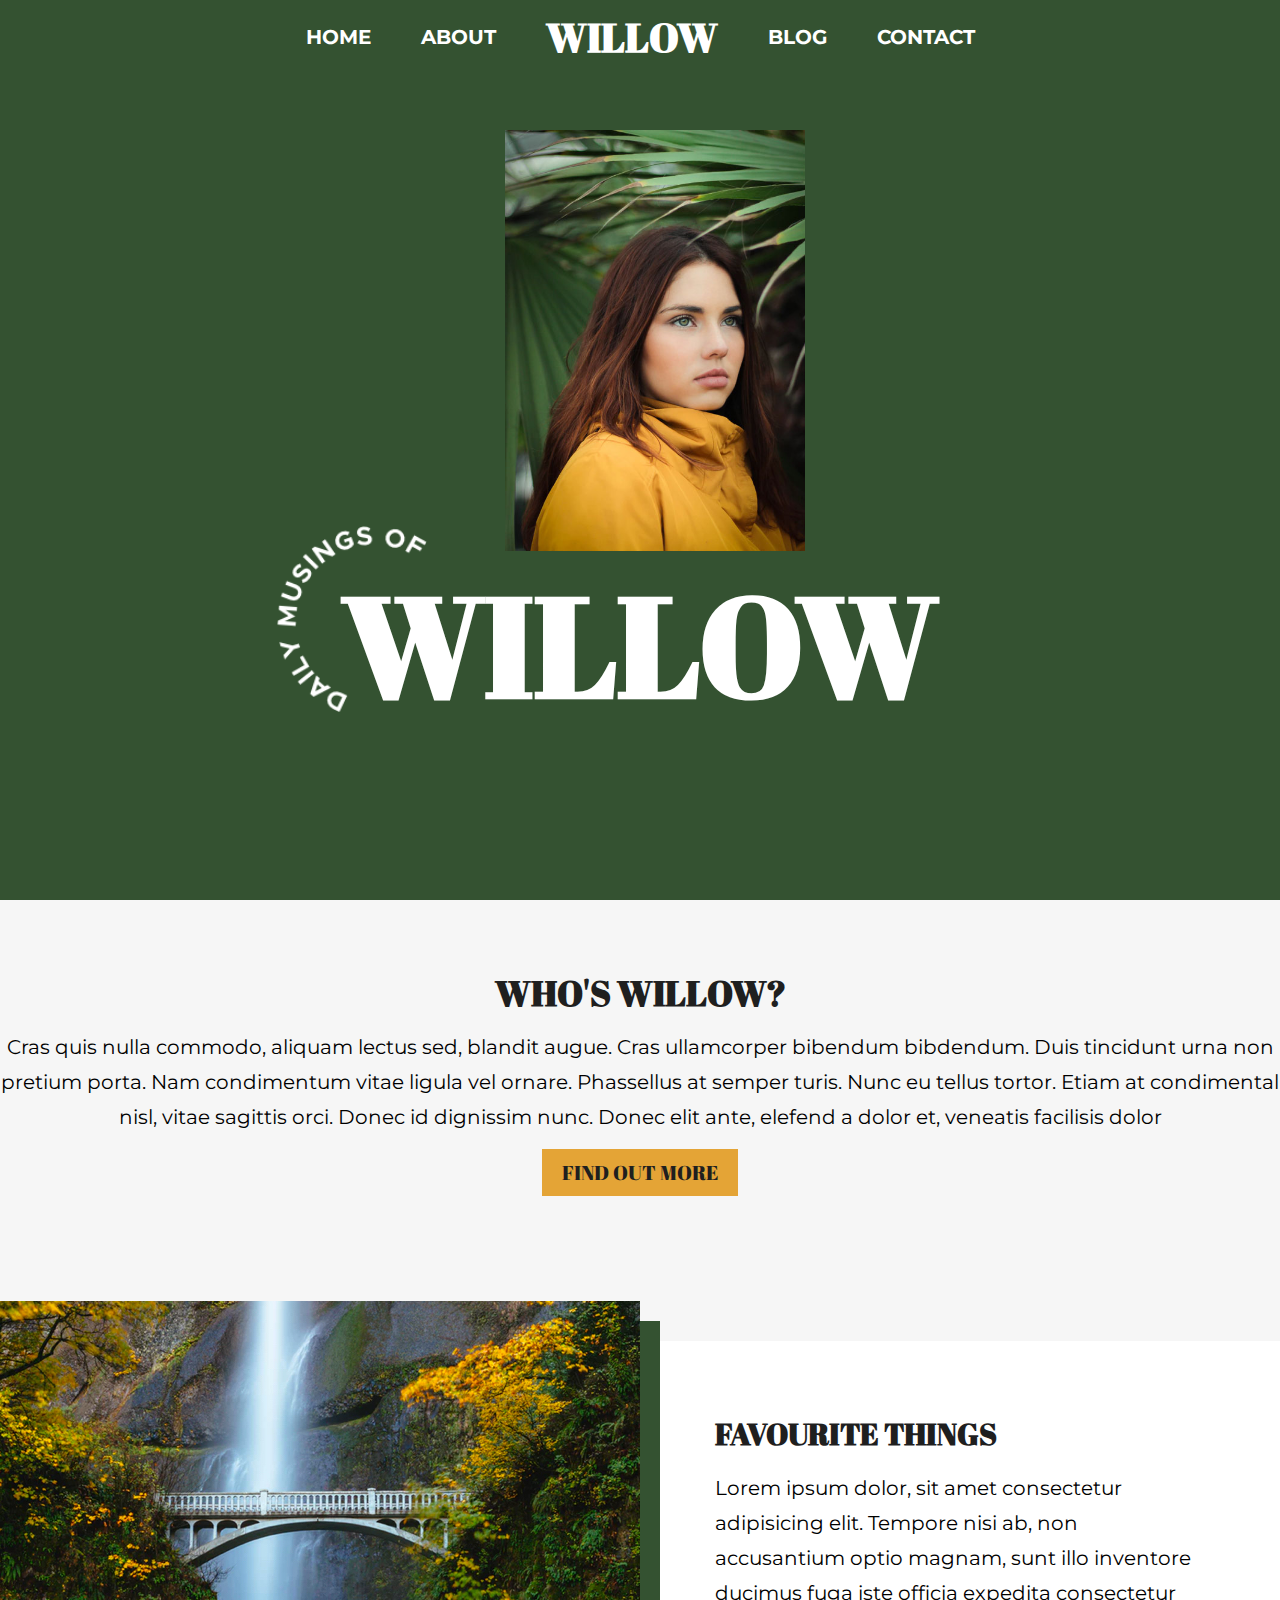
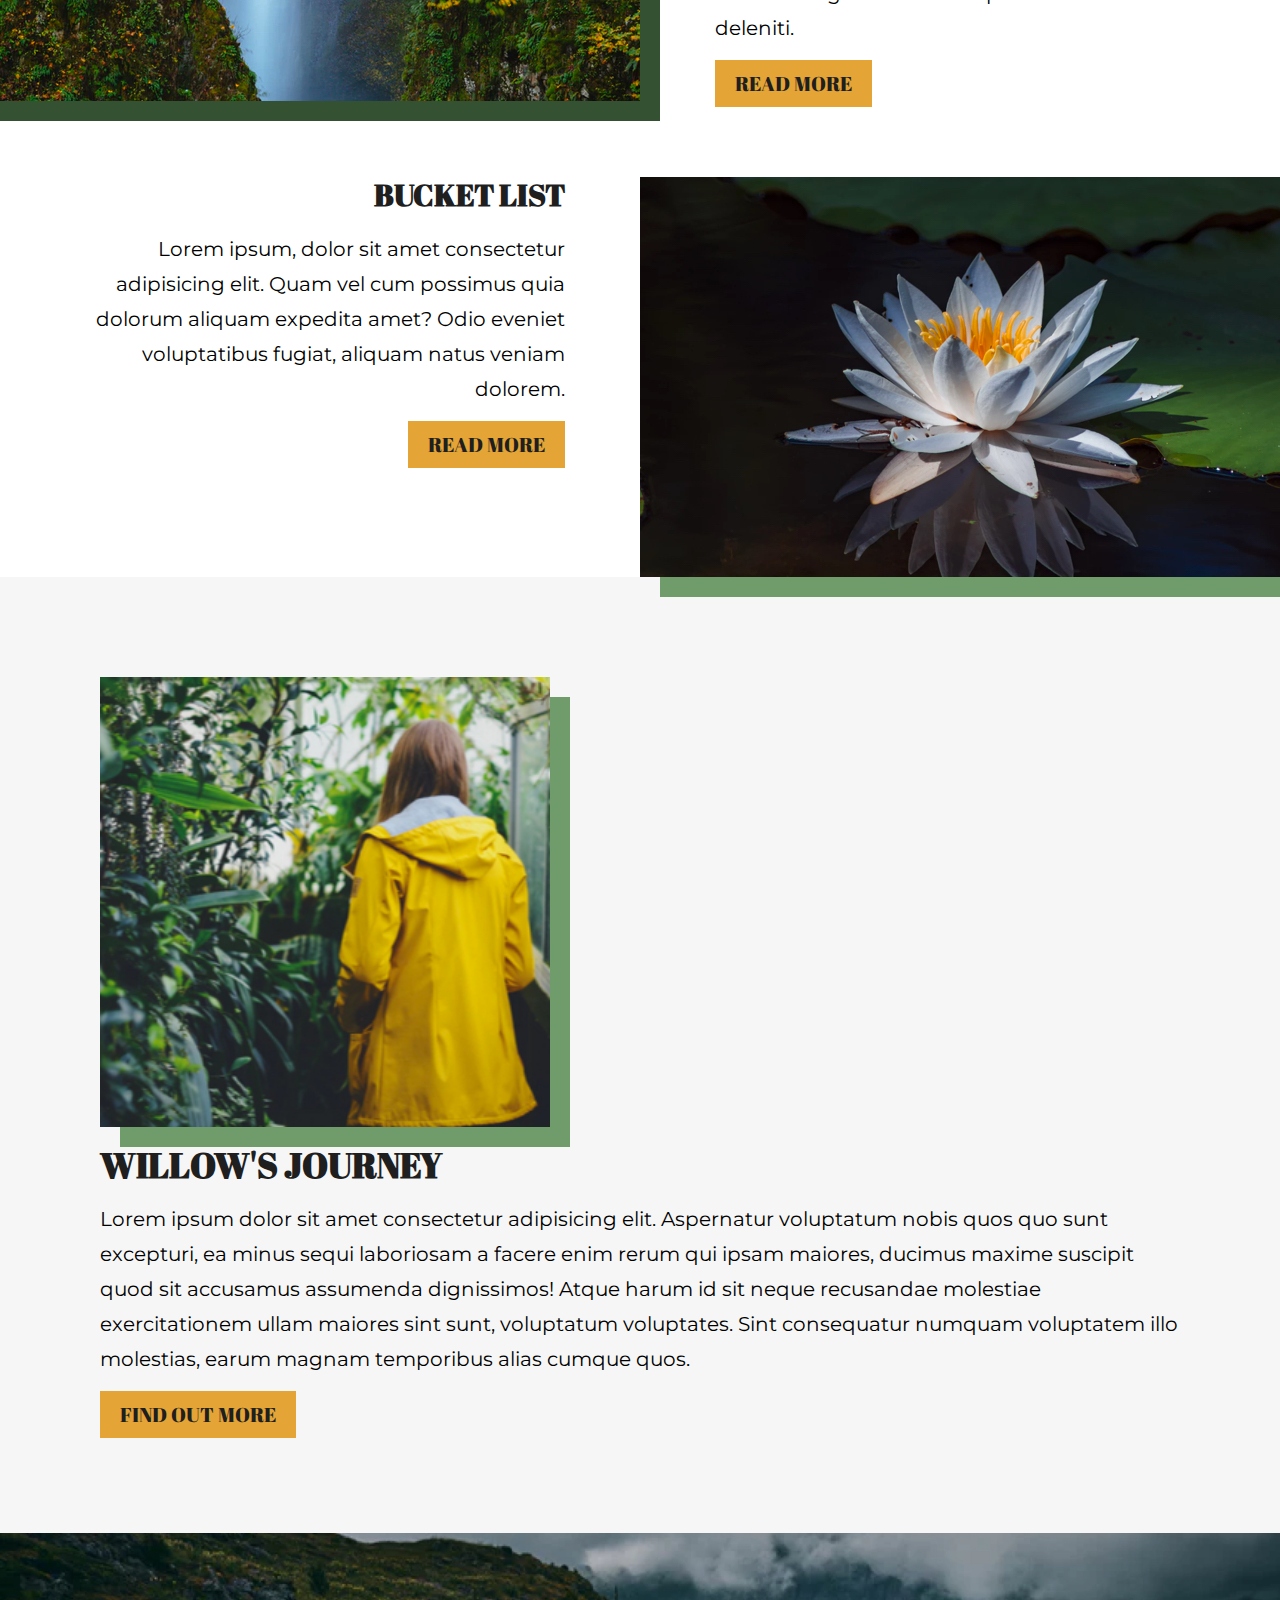
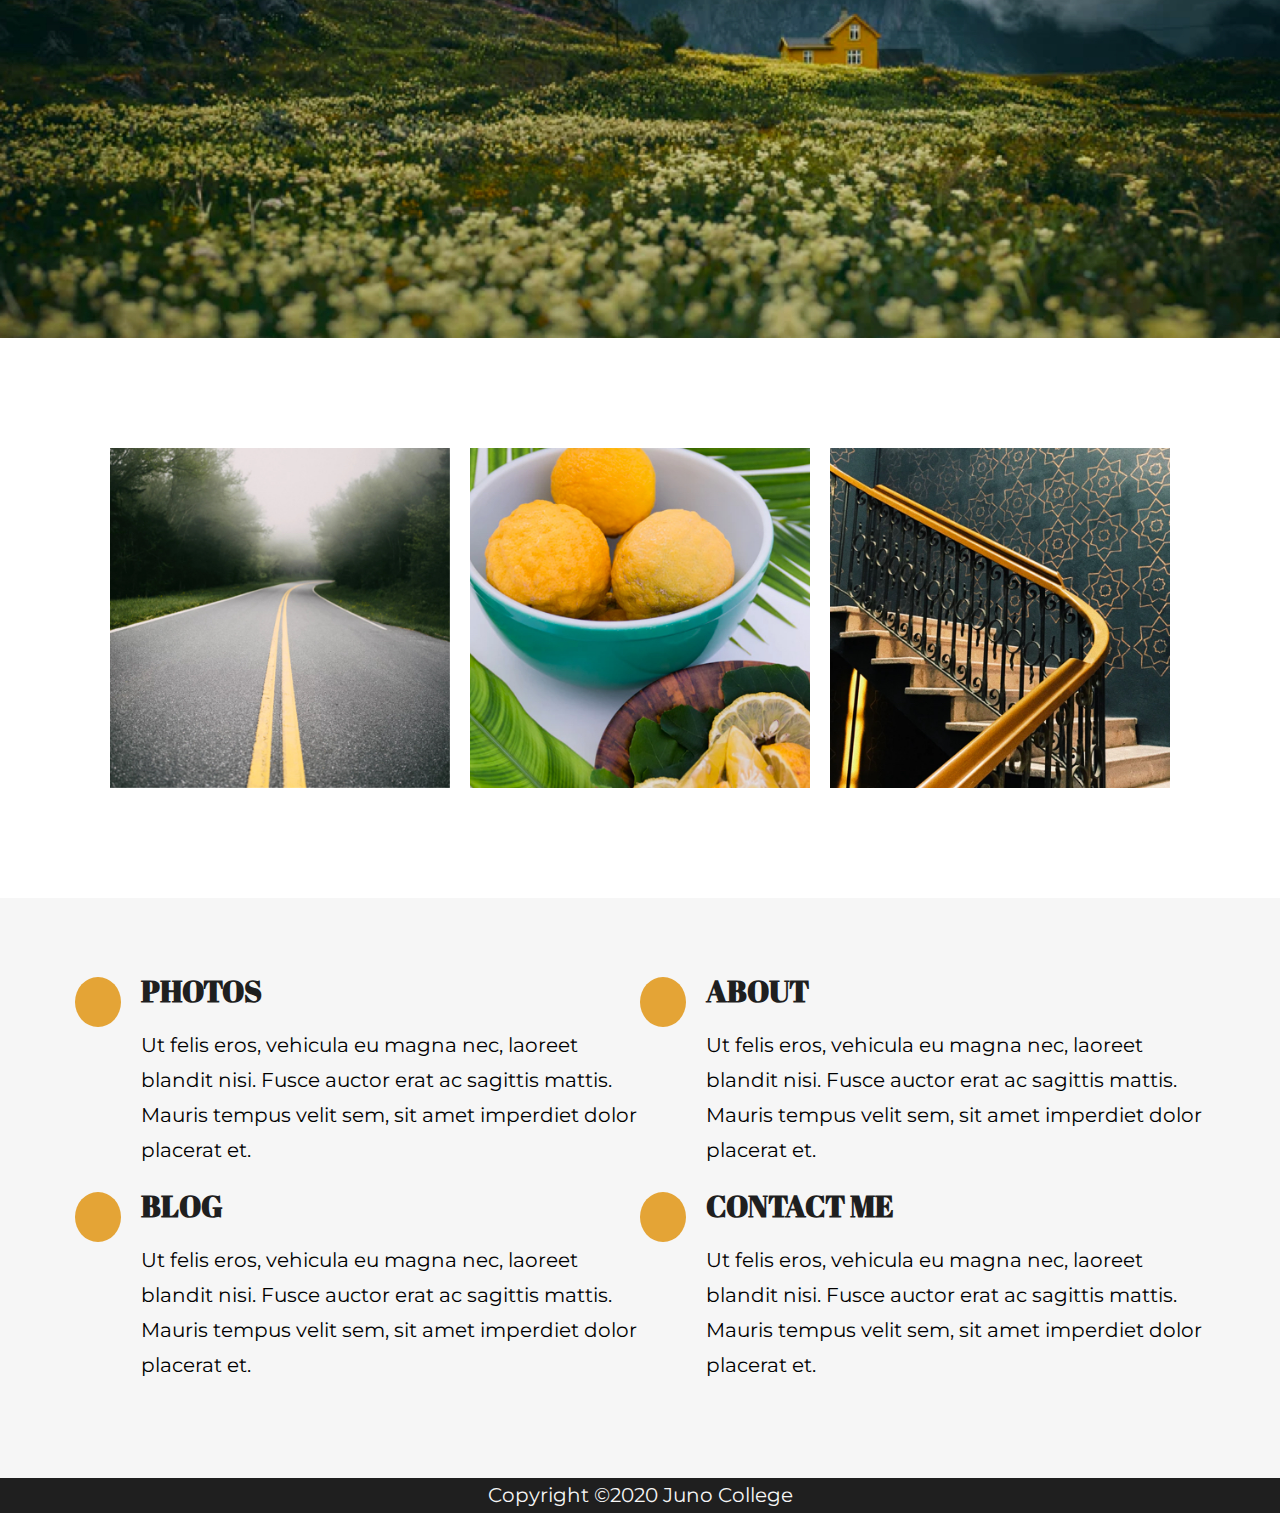
<file: index.html>
<!DOCTYPE html>
<html lang="en">
<head>
    <meta charset="UTF-8">
    <meta name="viewport" content="width=device-width, initial-scale=1.0">
    <meta http-equiv="X-UA-Compatible" content="ie=edge">
    <link href="https://fonts.googleapis.com/css?family=Abril+Fatface|Montserrat:400,700&display=swap" rel="stylesheet">
    <link rel="stylesheet" href="https://use.fontawesome.com/releases/v5.7.2/css/all.css"
    integrity="sha384-fnmOCqbTlWIlj8LyTjo7mOUStjsKC4pOpQbqyi7RrhN7udi9RwhKkMHpvLbHG9Sr" crossorigin="anonymous">
    <link rel="stylesheet" href="styles/styles.css">
    <title>Willow</title>
</head>
<body>
    <a href="#main-content" class="skip-link">Skip to main content.</a>
    <header class="hero">
        <nav class="main-nav" id="mobile-nav">
            <div class="menu-box">
                <input type="checkbox" name="hamburger" id="menu-toggle">
                <label for="menu-toggle" class="label-toggle">
                    <i class="hamburger fa fa-bars"></i>
                </label>
                <ul>
                    <li><a href="index.html">home</a></li>
                    <li><a href="index.html">about</a></li>
                    <li><a class="logo" href="index.html">Willow</a></li>
                    <li><a href="blog.html">blog</a></li>
                    <li><a href="contact.html">contact</a></li>
                </ul>
            </div>
        </nav>
        <div class="main-title-container wrapper">
            <div class="title-container">
                <img src="willow-assets/circle-text.png" alt="Wrap around text saying Daily musings of" class="circle-text">
                <h1 class="main-title">Willow</h1>
            </div>
            
            <div class="header-image-container">
                <img src="willow-assets/home-image-1.jpg" alt="Headshot of the beautiful willow lady" class="headshot">
            </div>
        </div>
    </header>
    <main id="main-content">
        <section class="about" id="about">
            <div class="about-container wrapper">
                <h2>Who's Willow?</h2>
                <p>Cras quis nulla commodo, aliquam lectus sed, blandit augue. Cras ullamcorper bibendum bibdendum. Duis tincidunt urna non pretium porta. Nam condimentum vitae ligula vel ornare. Phassellus at semper turis. Nunc eu tellus tortor. Etiam at condimental nisl, vitae sagittis orci. Donec id dignissim nunc. Donec elit ante, elefend a dolor et, veneatis facilisis dolor</p>
                <a href="blog.html" class="find-out-more">Find out more</a>
            </div>
        </section>
        <section class="post">    
            <div class="favourite-things-container wrapper">
                <div class="favourite-container">
                    <img src="willow-assets/home-image-2.jpg" alt="Suspension bridge surrounded by a forest and a running waterfall" class=" favourite-img ">
                </div>
                <div class="favourite-things-post">
                    <h3>Favourite Things</h3>
                    <p>Lorem ipsum dolor, sit amet consectetur adipisicing elit. Tempore nisi ab, non accusantium optio magnam, sunt illo inventore ducimus fuga iste officia expedita consectetur deleniti.</p>
                    <a href="blog.html" class="read-more">Read more</a>
                </div>
            </div>
            <div class="bucket-list-container wrapper">
                <div class="bucket-list-post">
                    <h3>Bucket List</h3>
                    <p>Lorem ipsum, dolor sit amet consectetur adipisicing elit. Quam vel cum possimus quia dolorum aliquam expedita amet? Odio eveniet voluptatibus fugiat, aliquam natus veniam dolorem.</p>
                    <a href="blog.html" class="read-more">Read more</a>
                </div>
                <div class="bucket-list">
                    <img src="willow-assets/home-image-3.jpg" class="bucket-img" alt="Close up of a lotus">
                </div>
            </div>
        </section>
        <section class="journey wrapper">
            <div class="journey-container">
                <div class="journey-img-container">
                    <img src="willow-assets/home-image-4.jpg" alt="Girl in yellow rainjacket looking at the forest" class="journey-img">
                </div>
                <div class="journey-post">
                    <h2>Willow's Journey</h2>
                    <p>Lorem ipsum dolor sit amet consectetur adipisicing elit. Aspernatur voluptatum nobis quos quo sunt excepturi, ea minus sequi laboriosam a facere enim rerum qui ipsam maiores, ducimus maxime suscipit quod sit accusamus assumenda dignissimos! Atque harum id sit neque recusandae molestiae exercitationem ullam maiores sint sunt, voluptatum voluptates. Sint consequatur numquam voluptatem illo molestias, earum magnam temporibus alias cumque quos.</p>
                    <a href="#about" class="find-out-more">Find out more</a>
                </div>
            </div>
        </section>
        <div class="banner-1">

        </div>
        <section class="gallery">
            <div class="gallery-container wrapper">
                <ul class="gallery-flex">
                    <li class="gallery-item">
                        <img src="willow-assets/home-image-6.jpg" alt="Empty winding road with fog in the distance">
                    </li class="gallery-item">
                    <li class="gallery-item">
                        <img src="willow-assets/home-image-7.jpg" alt="Bowl of lemons with a plate of cut lemons">
                    </li>
                    <li class="gallery-item">
                        <img src="willow-assets/home-image-8.jpg" alt="Vintage Stairwell">
                    </li>
                </ul>
            </div>
        </section>
    </main>
    <footer>
        <div class="footer-container wrapper">
            <ul class="flex-footer-container">
                <li>
                    <div class="icon-container">
                        <i class="icon fas fa-image"></i>
                    </div>
                    <div class="footer-content">
                    <h3>Photos</h3>
                        <p>Ut felis eros, vehicula eu magna nec, laoreet blandit nisi. Fusce auctor erat ac sagittis mattis. Mauris tempus velit sem, sit amet imperdiet dolor placerat et.</p>
                    </div>
                </li>
                <li>
                    <div class="icon-container">
                        <i class="icon fas fa-user-alt"></i>
                    </div>
                    <div class="footer-content">
                        <h3>About</h3>
                        <p>Ut felis eros, vehicula eu magna nec, laoreet blandit nisi. Fusce auctor erat ac sagittis mattis. Mauris tempus velit sem, sit amet imperdiet dolor placerat et.</p>
                    </div>
                </li>
                <li>
                    <div class="icon-container">
                        <i class="icon fas fa-desktop"></i>
                    </div>
                    <div class="footer-content">
                    <h3>Blog</h3>
                    <p>Ut felis eros, vehicula eu magna nec, laoreet blandit nisi. Fusce auctor erat ac sagittis mattis. Mauris tempus velit sem, sit amet imperdiet dolor placerat et.</p>
                    </div class="footer-content">
                </li>
                <li class="clearfix">
                    <div class="icon-container">
                        <i class="icon fas fa-phone"></i>
                    </div>
                    <div class="footer-content">
                        <h3>Contact Me</h3>
                        <p>Ut felis eros, vehicula eu magna nec, laoreet blandit nisi. Fusce auctor erat ac sagittis mattis. Mauris tempus velit sem, sit amet imperdiet dolor placerat et.</p>
                    </div>
                </li>
            </ul>
        </div>
    </footer>
    <div class="banner-2">
    
    </div>
    <div class="copyright">
        <p>Copyright ©2020 Juno College</p>
    </div>
</body>
</html>
</file>
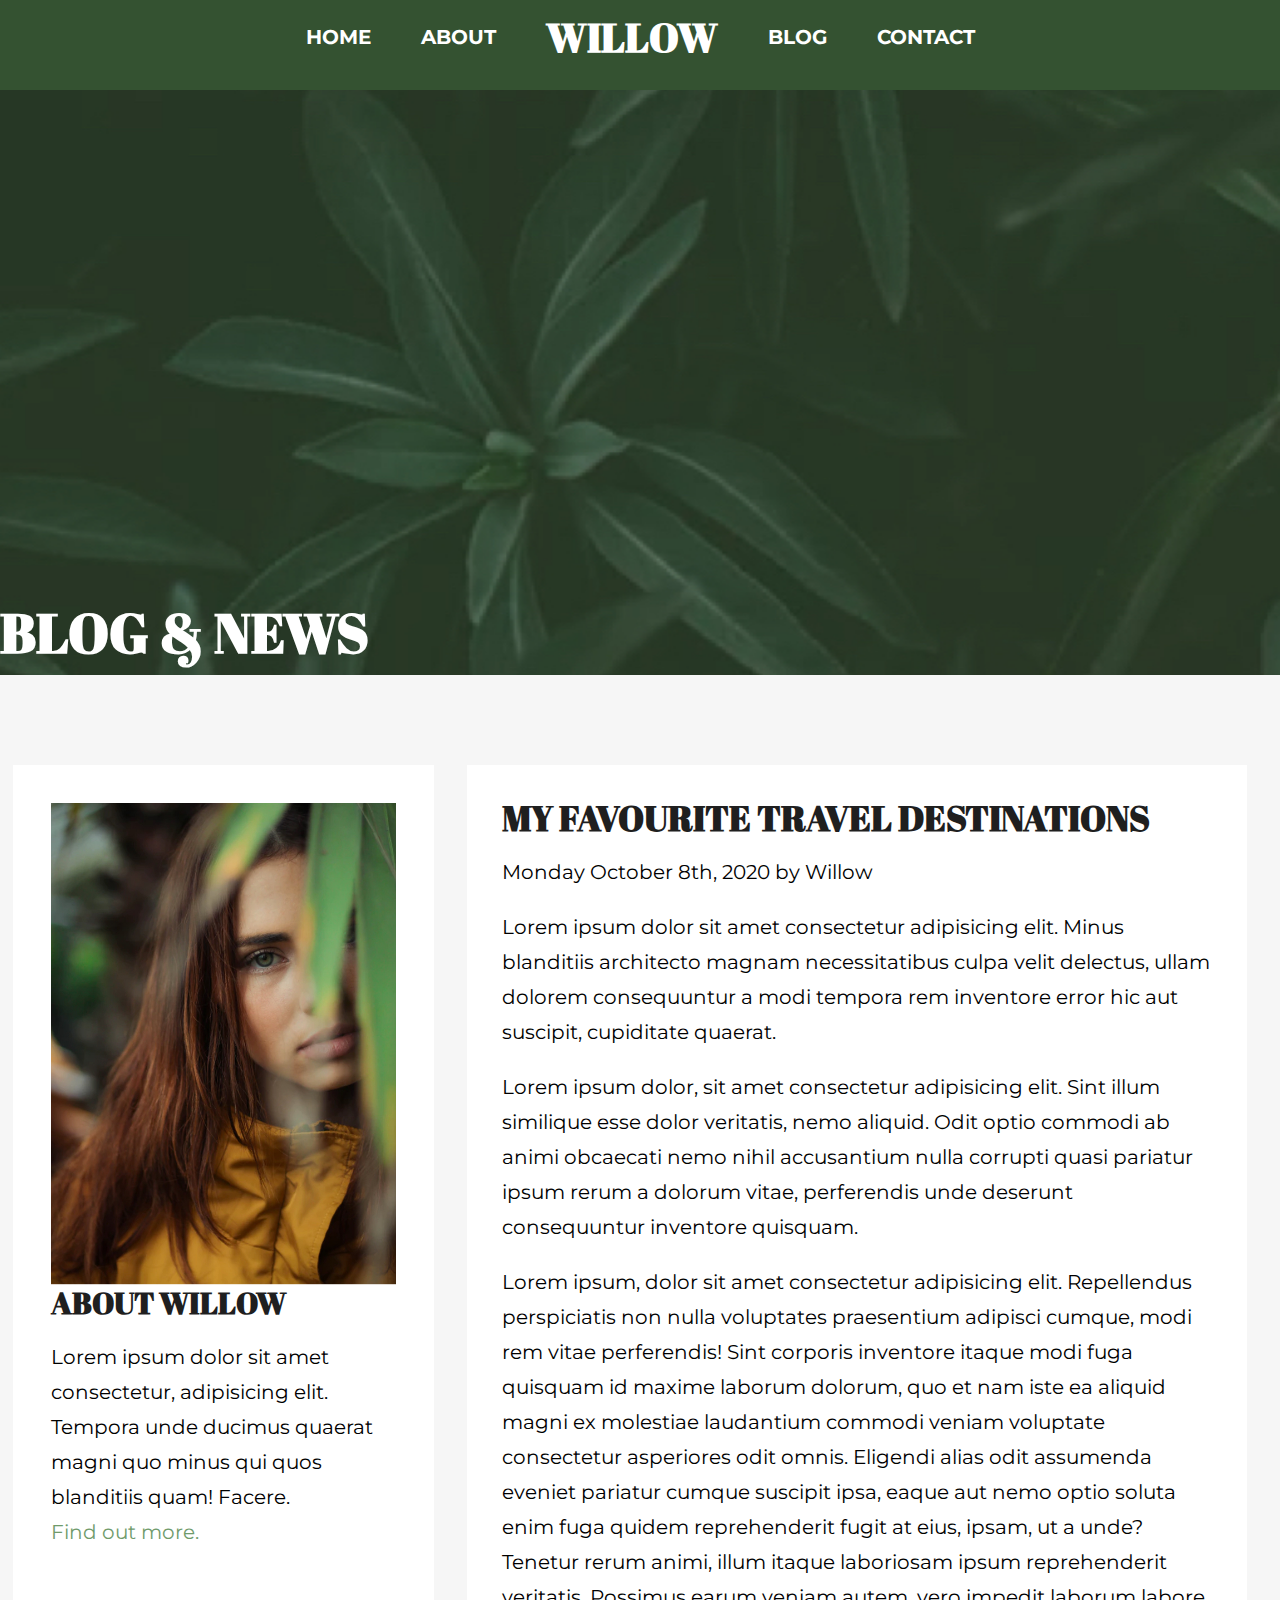
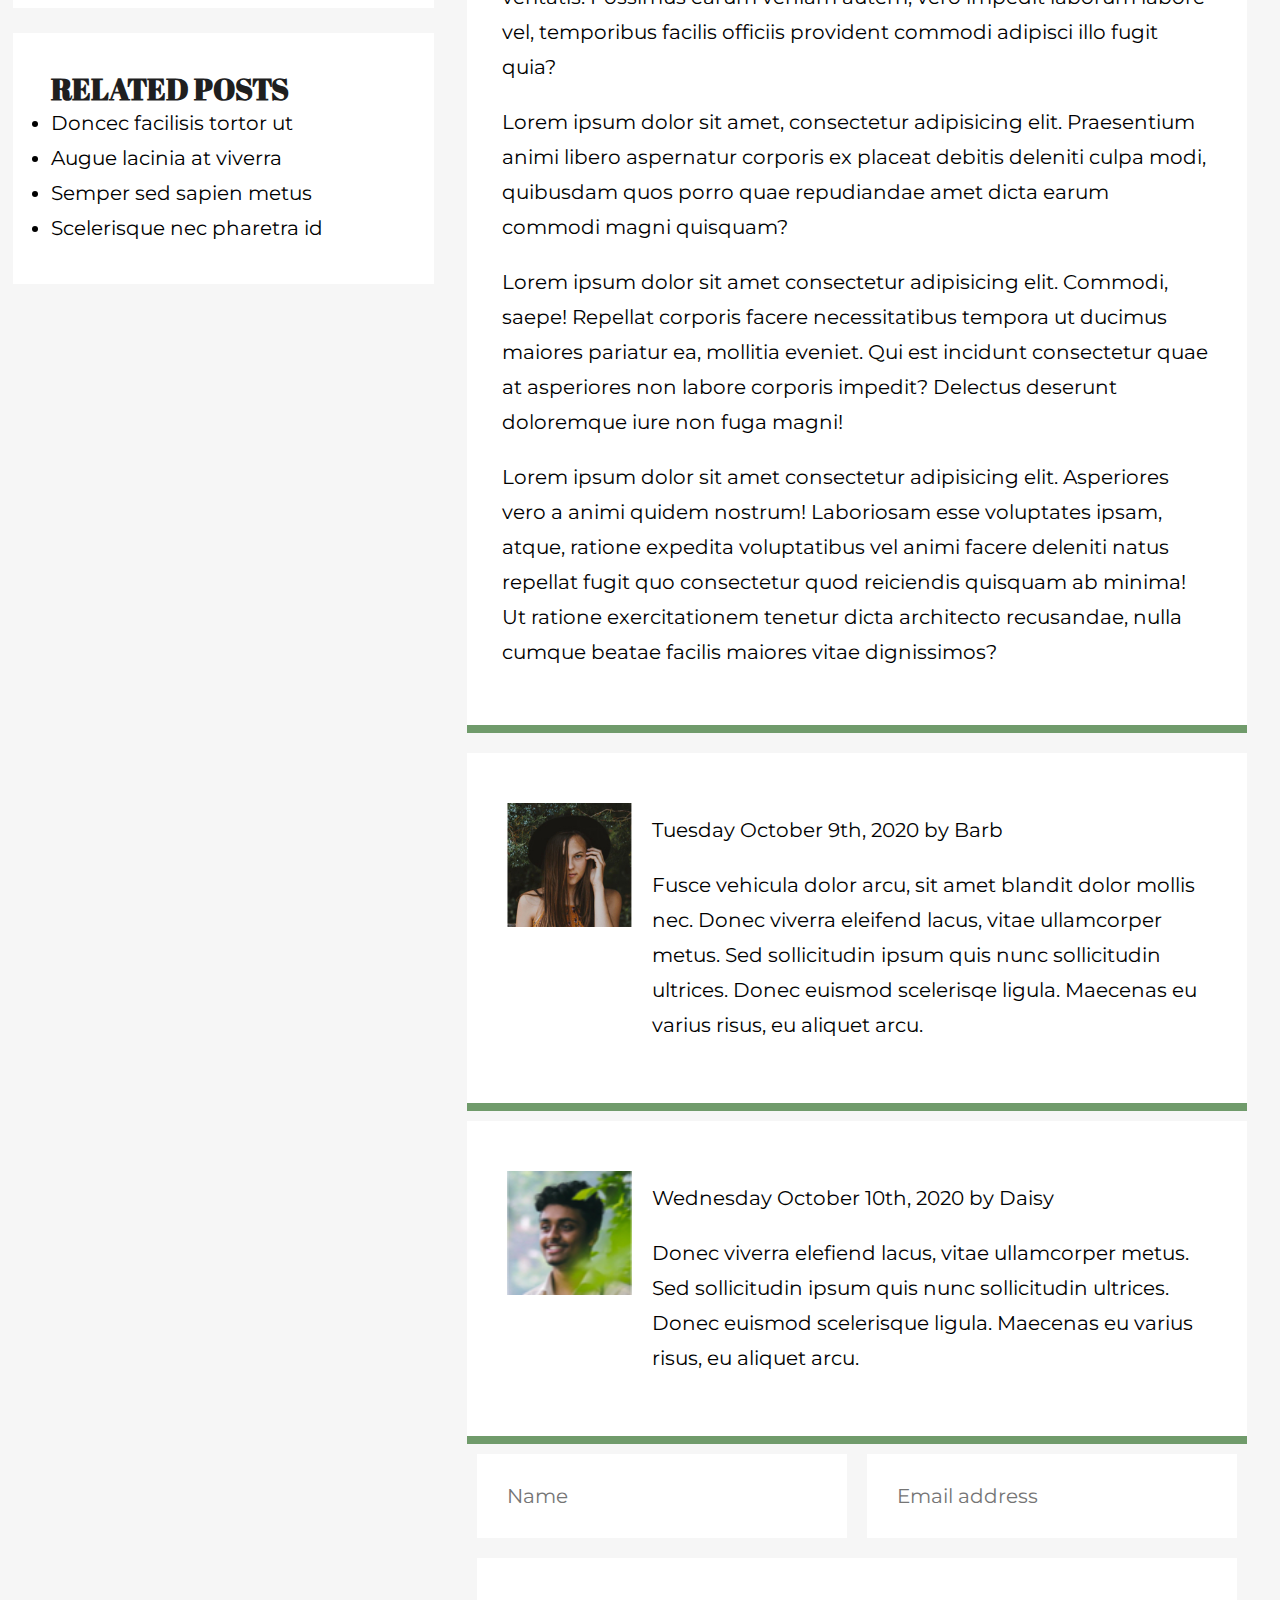
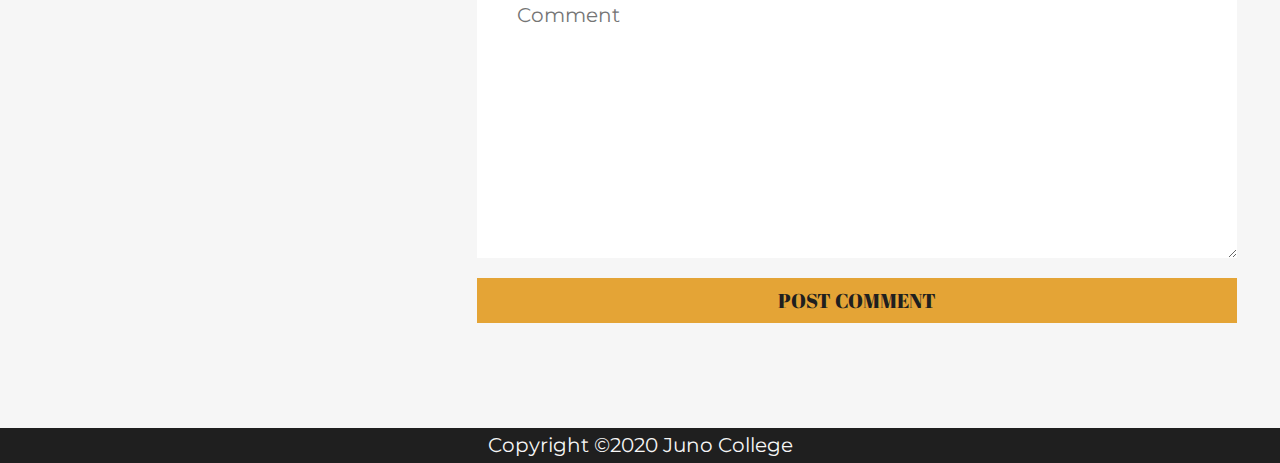
<file: blog.html>
<!DOCTYPE html>
<html lang="en">
<head>
    <meta charset="UTF-8">
    <meta name="viewport" content="width=device-width, initial-scale=1.0">
    <meta http-equiv="X-UA-Compatible" content="ie=edge">
    <link href="https://fonts.googleapis.com/css?family=Abril+Fatface|Montserrat:400,700&display=swap" rel="stylesheet">
    <link rel="stylesheet" href="https://use.fontawesome.com/releases/v5.7.2/css/all.css"
        integrity="sha384-fnmOCqbTlWIlj8LyTjo7mOUStjsKC4pOpQbqyi7RrhN7udi9RwhKkMHpvLbHG9Sr" crossorigin="anonymous">
    <link rel="stylesheet" href="styles/styles.css">
    <title>Willow Blog</title>
</head>
<body>
    <header class="blog-hero">
        <nav class="main-nav" id="mobile-nav">
            <div class="menu-box">
                <input type="checkbox" name="hamburger" id="menu-toggle">
                <label for="menu-toggle" class="label-toggle">
                    <i class="hamburger fa fa-bars"></i>
                </label>
                <ul>
                    <li><a href="index.html">home</a></li>
                    <li><a href="index.html">about</a></li>
                    <li><a class="logo" href="index.html">Willow</a></li>
                    <li><a href="blog.html">blog</a></li>
                    <li><a href="contact.html">contact</a></li>
                </ul>
            </div>
        </nav>
        <div class="title wrapper">
            <h1>Blog & News</h1>
        </div>
    </header>
    <main id="blog" class="main-blog-container wrapper">
        <div class="aside-container">
            <aside class="blog-aside">
                <div class="willow-img-container">
                    <img src="willow-assets/blog-image-2.jpg" alt="Profile picture of Willow" class="blog-headshot">
                </div>
                <div class="about-text">
                    <h3>About Willow</h3>
                    <p>Lorem ipsum dolor sit amet consectetur, adipisicing elit. Tempora unde ducimus quaerat magni quo minus qui
                        quos blanditiis quam! Facere. <a href="#blog" class="blog-link">Find out more.</a></p>
                </div>
            </aside>
            <aside class="related-posts">
                <h3>Related Posts</h3>
                <ul>
                    <li>Doncec facilisis tortor ut</li>
                    <li>Augue lacinia at viverra</li>
                    <li>Semper sed sapien metus</li>
                    <li>Scelerisque nec pharetra id</li>
                </ul>
            </aside>
        </div>
        <div class="blog-container">
            <section class="blog">
                <h2>My favourite travel destinations</h2>
                <p>Monday October 8th, 2020 by Willow</p>
                <p>Lorem ipsum dolor sit amet consectetur adipisicing elit. Minus blanditiis architecto magnam necessitatibus culpa velit delectus, ullam dolorem consequuntur a modi tempora rem inventore error hic aut suscipit, cupiditate quaerat.</p>
                <p>Lorem ipsum dolor, sit amet consectetur adipisicing elit. Sint illum similique esse dolor veritatis, nemo aliquid. Odit optio commodi ab animi obcaecati nemo nihil accusantium nulla corrupti quasi pariatur ipsum rerum a dolorum vitae, perferendis unde deserunt consequuntur inventore quisquam.</p>
                <p>Lorem ipsum, dolor sit amet consectetur adipisicing elit. Repellendus perspiciatis non nulla voluptates praesentium adipisci cumque, modi rem vitae perferendis! Sint corporis inventore itaque modi fuga quisquam id maxime laborum dolorum, quo et nam iste ea aliquid magni ex molestiae laudantium commodi veniam voluptate consectetur asperiores odit omnis. Eligendi alias odit assumenda eveniet pariatur cumque suscipit ipsa, eaque aut nemo optio soluta enim fuga quidem reprehenderit fugit at eius, ipsam, ut a unde? Tenetur rerum animi, illum itaque laboriosam ipsum reprehenderit veritatis. Possimus earum veniam autem, vero impedit laborum labore vel, temporibus facilis officiis provident commodi adipisci illo fugit quia?</p>
                <p>Lorem ipsum dolor sit amet, consectetur adipisicing elit. Praesentium animi libero aspernatur corporis ex placeat debitis deleniti culpa modi, quibusdam quos porro quae repudiandae amet dicta earum commodi magni quisquam?</p>
                <p>Lorem ipsum dolor sit amet consectetur adipisicing elit. Commodi, saepe! Repellat corporis facere necessitatibus tempora ut ducimus maiores pariatur ea, mollitia eveniet. Qui est incidunt consectetur quae at asperiores non labore corporis impedit? Delectus deserunt doloremque iure non fuga magni!</p>
                <p>Lorem ipsum dolor sit amet consectetur adipisicing elit. Asperiores vero a animi quidem nostrum! Laboriosam esse voluptates ipsam, atque, ratione expedita voluptatibus vel animi facere deleniti natus repellat fugit quo consectetur quod reiciendis quisquam ab minima! Ut ratione exercitationem tenetur dicta architecto recusandae, nulla cumque beatae facilis maiores vitae dignissimos?</p>
            </section>
        
            <section class="comments">
                <div class="comment-1">
                    <div class="comment-container">
                        <img src="willow-assets/blog-image-3.jpg" alt="Profile Pic">
                    </div>
                    <div class="comment-post">
                        <p>Tuesday October 9th, 2020 by Barb</p>
                        <p>Fusce vehicula dolor arcu, sit amet blandit dolor mollis nec. Donec viverra eleifend lacus, vitae ullamcorper metus. Sed sollicitudin ipsum quis nunc sollicitudin ultrices. Donec euismod scelerisqe ligula. Maecenas eu varius risus, eu aliquet arcu.</p>
                    </div>
                </div>
                <div class="comment-2">
                    <div class="comment-container">
                        <img src="willow-assets/blog-image-4.jpg" alt="Profile Pic">
                    </div>
                    <div class="comment-post">
                        <p>Wednesday October 10th, 2020 by Daisy</p>
                        <p>Donec viverra elefiend lacus, vitae ullamcorper metus. Sed sollicitudin ipsum quis nunc sollicitudin ultrices. Donec euismod scelerisque ligula. Maecenas eu varius risus, eu aliquet arcu.</p>
                    </div>
                </div>
            </section>
            <section class="form">
                <form action="GET" class="flex-form">
                        <label for="name" class="visuallyHidden">Name</label>
                        <input type="name" class="form-name" placeholder="Name" id="name">
                        <label for="email" class="visuallyHidden">Email</label>
                        <input type="email" class="form-email" id="email" placeholder="Email address">
                    <label for="text" class="visuallyHidden">Comment</label>
                    <textarea id="text" placeholder="Comment" maxlength="500"></textarea>
                    <a href="#submit" class="button">Post Comment</a>
                </form>
            </section>
        </div>
     </div>
    </main>
    <div class="copyright">
        <p>Copyright ©2020 Juno College</p>
    </div>
</body>
</file>
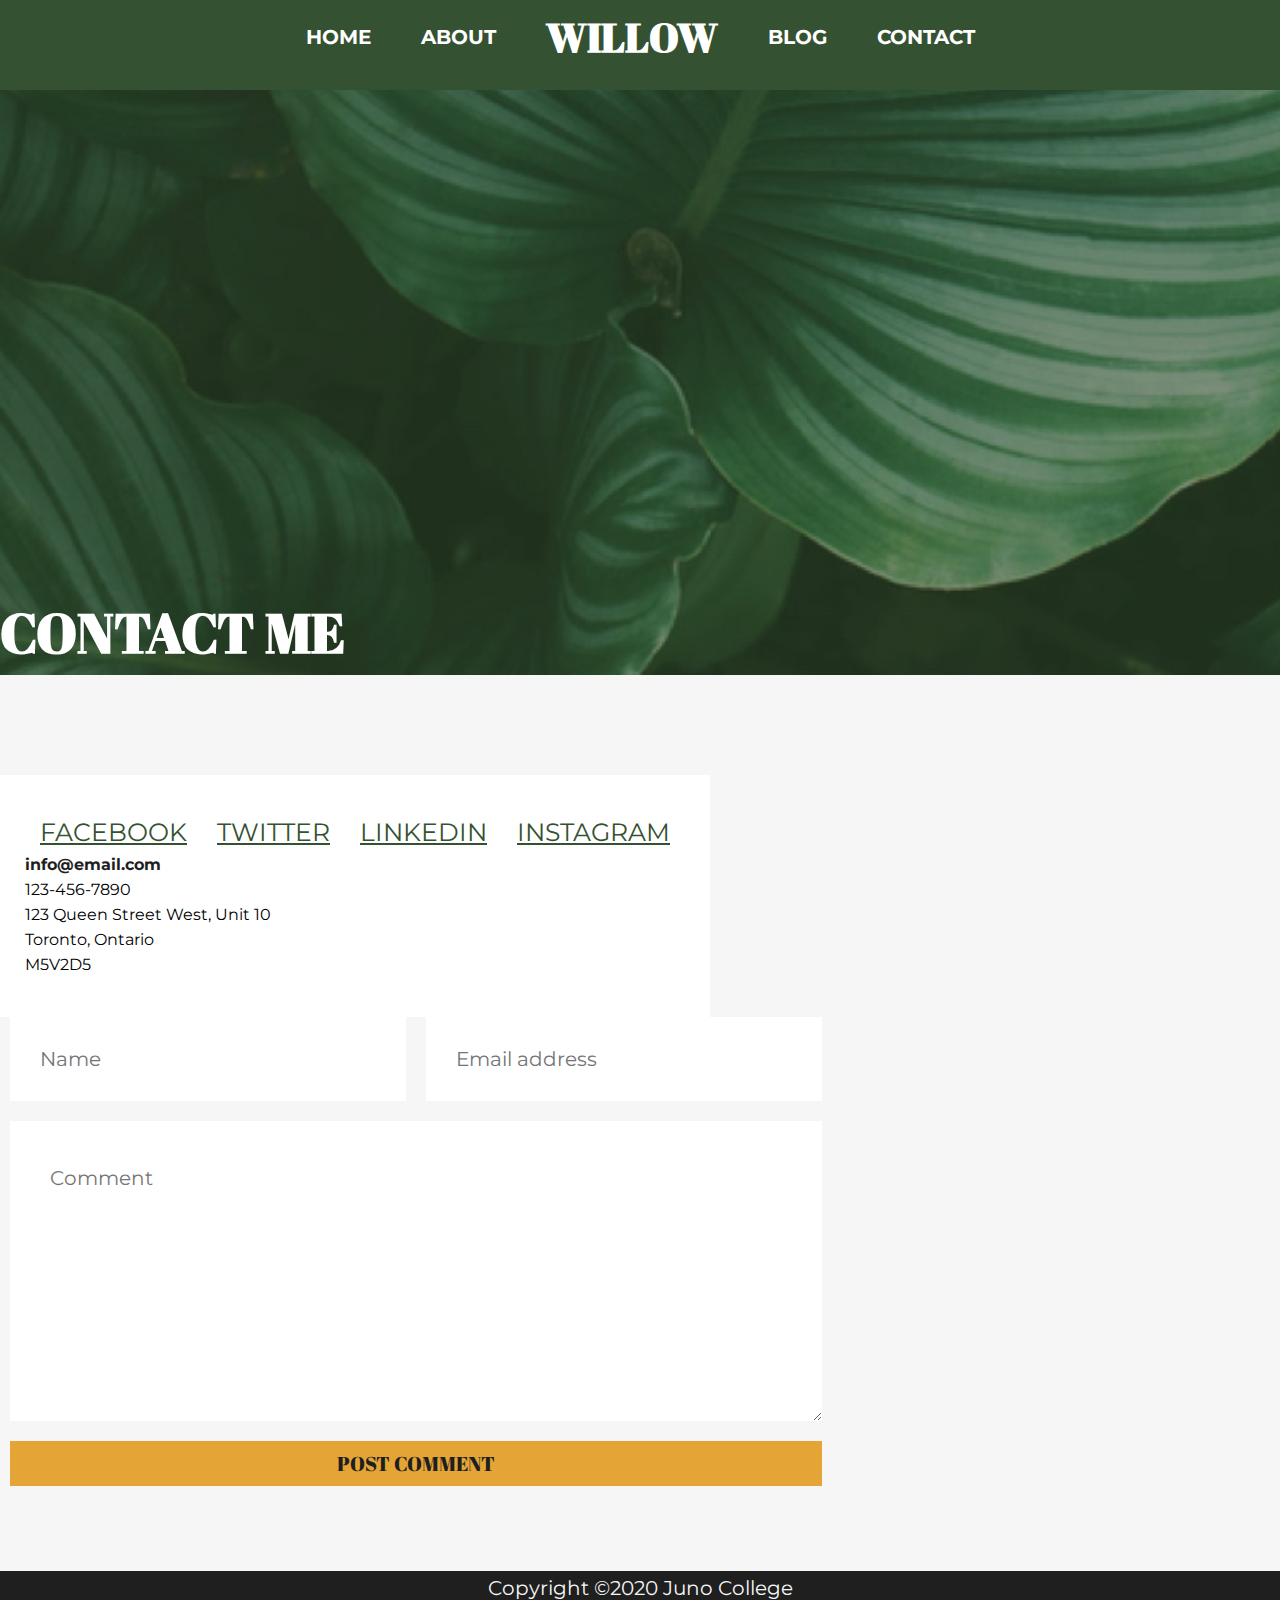
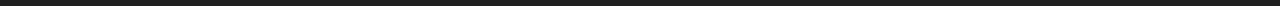
<file: contact.html>
<!DOCTYPE html>
<html lang="en">
<head>
    <meta charset="UTF-8">
    <meta name="viewport" content="width=device-width, initial-scale=1.0">
    <meta http-equiv="X-UA-Compatible" content="ie=edge">
    <link href="https://fonts.googleapis.com/css?family=Abril+Fatface|Montserrat:400,700&display=swap" rel="stylesheet">
    <link rel="stylesheet" href="https://use.fontawesome.com/releases/v5.7.2/css/all.css"
        integrity="sha384-fnmOCqbTlWIlj8LyTjo7mOUStjsKC4pOpQbqyi7RrhN7udi9RwhKkMHpvLbHG9Sr" crossorigin="anonymous">
    <link rel="stylesheet" href="styles/styles.css">
    <title>Willow Contact</title>
</head>

<body>
    <header class="contact-hero">
        <nav class="main-nav" id="mobile-nav">
            <div class="menu-box">
                <input type="checkbox" name="hamburger" id="menu-toggle">
                <label for="menu-toggle" class="label-toggle">
                    <i class="hamburger fa fa-bars"></i>
                </label>
                <ul>
                    <li><a href="index.html">home</a></li>
                    <li><a href="index.html">about</a></li>
                    <li><a class="logo" href="index.html">Willow</a></li>
                    <li><a href="blog.html">blog</a></li>
                    <li><a href="contact.html">contact</a></li>
                </ul>
            </div>
        </nav>
        <div class="title wrapper">
            <h1>Contact Me</h1>
        </div>
    </header>
    <main id="contact" class="contact-container wrapper"> 
        <div class="contact-aside-container">
             <aside class="social">
                <ul class="social-icon">
                    <li>
                        <a href="https://www.facebook.com/junocollegeoftech/" target="_blank" class="icon">
                        <i class="fab fa-facebook-f"></i>
                        <span class="sr-only">Facebook</span>
                        </a>
                    </li>
                    <li>
                        <a href="https://twitter.com/hackeryou?lang=en" target="_blank" class="icon">
                            <i class="fab fa-twitter"></i>
                            <span class="sr-only">Twitter</span>
                        </a>
                    </li>
                    <li>
                        <a href="https://www.linkedin.com/HackerYou" target="_blank" class="icon">
                            <i class="fab fa-linkedin"></i>
                            <span class="sr-only">LinkedIn</span>
                        </a>
                    </li>
                    <li>
                        <a href="https://www.instagram.com/junocollege/" target="_blank" class="icon">
                            <i class="fab fa-instagram"></i>
                            <span class="sr-only">Instagram</span>
                        </a>
                    </li>
                </ul>
                <div class="info">
                   <ul>
                       <li><a href="">info@email.com</a></li>
                       <li>123-456-7890</li>
                       <li>123 Queen Street West, Unit 10</li>
                       <li>Toronto, Ontario</li>
                       <li>M5V2D5</li>
                   </ul>  
                </div>
            </aside>
        </div>
        <div class="contact-form">
            <section class="form">
                <form action="GET" class="flex-form">
                    <label for="name" class="visuallyHidden">Name</label>
                    <input type="name" class="form-name" placeholder="Name" id="name">
                    <label for="email" class="visuallyHidden">Email</label>
                    <input type="email" class="form-email" id="email" placeholder="Email address">
                    <label for="text" class="visuallyHidden">Comment</label>
                    <textarea id="text" placeholder="Comment" maxlength="500"></textarea>
                    <a href="#submit" class="button">Post Comment</a>
                </form>
            </section>
        </div>
    </div>
    </main>
    <div class="copyright">
        <p>Copyright ©2020 Juno College</p>
    </div>
</body>
</file>
<file: styles/styles.css>
article, aside, details, figcaption, figure, footer, header, hgroup, nav, section, summary {
  display: block;
}

audio, canvas, video {
  display: inline-block;
}

audio:not([controls]) {
  display: none;
  height: 0;
}

[hidden] {
  display: none;
}

html {
  font-family: sans-serif;
  -webkit-text-size-adjust: 100%;
  -ms-text-size-adjust: 100%;
}

a:focus {
  outline: thin dotted;
}

a:active, a:hover {
  outline: 0;
}

h1 {
  font-size: 2em;
}

abbr[title] {
  border-bottom: 1px dotted;
}

b, strong {
  font-weight: 700;
}

dfn {
  font-style: italic;
}

mark {
  background: #ff0;
  color: #000;
}

code, kbd, pre, samp {
  font-family: monospace, serif;
  font-size: 1em;
}

pre {
  white-space: pre-wrap;
  word-wrap: break-word;
}

q {
  quotes: \201C \201D \2018 \2019;
}

small {
  font-size: 80%;
}

sub, sup {
  font-size: 75%;
  line-height: 0;
  position: relative;
  vertical-align: baseline;
}

sup {
  top: -.5em;
}

sub {
  bottom: -.25em;
}

img {
  border: 0;
}

svg:not(:root) {
  overflow: hidden;
}

fieldset {
  border: 1px solid silver;
  margin: 0 2px;
  padding: .35em .625em .75em;
}

button, input, select, textarea {
  font-family: inherit;
  font-size: 100%;
  margin: 0;
}

button, input {
  line-height: normal;
}

button, html input[type=button], input[type=reset], input[type=submit] {
  -webkit-appearance: button;
  cursor: pointer;
}

button[disabled], input[disabled] {
  cursor: default;
}

input[type=checkbox], input[type=radio] {
  -webkit-box-sizing: border-box;
          box-sizing: border-box;
  padding: 0;
}

input[type=search] {
  -webkit-appearance: textfield;
  -webkit-box-sizing: content-box;
  box-sizing: content-box;
}

input[type=search]::-webkit-search-cancel-button, input[type=search]::-webkit-search-decoration {
  -webkit-appearance: none;
}

textarea {
  overflow: auto;
  vertical-align: top;
}

table {
  border-collapse: collapse;
  border-spacing: 0;
}

body, figure {
  margin: 0;
}

legend, button::-moz-focus-inner, input::-moz-focus-inner {
  border: 0;
  padding: 0;
}

.clearfix:after {
  visibility: hidden;
  display: block;
  font-size: 0;
  content: '';
  clear: both;
  height: 0;
}

* {
  -webkit-box-sizing: border-box;
  box-sizing: border-box;
}

.visuallyHidden:not(:focus):not(:active) {
  position: absolute;
  width: 1px;
  height: 1px;
  margin: -1px;
  border: 0;
  padding: 0;
  white-space: nowrap;
  -webkit-clip-path: inset(100%);
          clip-path: inset(100%);
  clip: rect(0 0 0);
  overflow: hidden;
}

/* VARIABLE STYLES */
/* MIX INS */
/* FLEXBOX CENTERING */
/* SMALL HERO */
/* FLUID TYPOGRAPHY */
/* VERTICAL CENTER */
/* GLOBAL STYLES */
html {
  scroll-behavior: smooth;
  font-size: 62.5%;
}

body {
  font-family: 'Montserrat', sans-serif;
  font-size: 2rem;
  line-height: 3.5rem;
  background-color: #f6f6f6;
  overflow-x: hidden;
}

.skip-link {
  position: absolute;
  left: -1000px;
  top: 5px;
  z-index: 999;
  background: white;
}

.skip-link:focus {
  left: 0;
}

img {
  width: 100%;
  display: block;
  height: auto;
}

.wrapper {
  margin: 0 auto;
  width: 1280px;
}

h2,
h3 {
  color: #1f1f1f;
  text-transform: uppercase;
  font-family: "Abril Fatface", cursive;
  padding: 0;
  margin: 0;
}

h1,
h2,
h3,
ul {
  padding: 0;
  margin: 0;
}

h2 {
  font-size: 3.5rem;
}

h3 {
  font-size: 3rem;
}

a {
  text-transform: uppercase;
}

.find-out-more {
  background-color: #E4A436;
  color: #1f1f1f;
  padding: 10px 20px;
  text-decoration: none;
  font-family: 'Abril Fatface', cursive;
  font-size: 2rem;
}

.find-out-more:hover {
  color: #E4A436;
  border: 1px solid #E4A436;
  background-color: #f6f6f6;
  -webkit-transition: .2s ease;
  transition: .2s ease;
}

.read-more {
  background-color: #E4A436;
  color: #1f1f1f;
  padding: 10px 20px;
  text-decoration: none;
  font-family: 'Abril Fatface', cursive;
  font-size: 2rem;
}

.read-more:hover {
  color: #E4A436;
  border: 1px solid #E4A436;
  background-color: #f6f6f6;
  -webkit-transition: .2s ease;
  transition: .2s ease;
}

.main-nav {
  display: -webkit-box;
  display: -ms-flexbox;
  display: flex;
  -webkit-box-pack: center;
      -ms-flex-pack: center;
          justify-content: center;
  background-color: #345231;
  height: 10vh;
  padding: 20px;
}

.main-nav ul {
  list-style-type: none;
  display: -webkit-box;
  display: -ms-flexbox;
  display: flex;
}

.main-nav ul a {
  color: #ffffff;
  text-decoration: none;
  font-family: 'Montserrat', sans-serif;
  font-size: 2rem;
  font-weight: bold;
  padding: 25px;
}

.main-nav ul a:hover {
  color: #E4A436;
  border-bottom: 1px solid #E4A436;
  -webkit-transition: 1s ease;
  transition: 1s ease;
  padding-bottom: 5px;
}

.main-nav ul a:focus, .main-nav ul a:active {
  color: #E4A436;
}

.main-nav ul .logo {
  font-size: 4rem;
  font-family: 'Abril Fatface', cursive;
}

/* BANNER STYLES */
.banner-1 {
  width: 100%;
  background-image: url(../willow-assets/home-image-5.jpg);
  height: 45vh;
  background-attachment: scroll;
  background-repeat: no-repeat;
  background-size: cover;
}

/* GALLERY STYLES */
.gallery {
  background-color: #fff;
  padding: 100px;
}

.gallery-container ul {
  list-style-type: none;
  display: -webkit-box;
  display: -ms-flexbox;
  display: flex;
  -ms-flex-pack: distribute;
      justify-content: space-around;
}

.gallery-item {
  width: calc(33.3% -20px);
  margin: 10px;
}

/* BLOG PAGE STYLES */
/* BLOG HEADER STYLES */
.blog-hero {
  background-image: url(../willow-assets/blog-image-1.jpg);
  position: relative;
  height: 75vh;
  background-repeat: no-repeat;
  background-size: cover;
}

.title {
  color: #ffffff;
  text-transform: uppercase;
  font-size: calc(2.5rem + 2.5 * ((100vw - 360px) / 940));
  font-family: "Abril Fatface", cursive;
  display: -webkit-box;
  display: -ms-flexbox;
  display: flex;
  -webkit-box-align: end;
      -ms-flex-align: end;
          align-items: flex-end;
  height: 83%;
}

@media screen and (max-width: 360px) {
  .title {
    font-size: 2.5rem;
  }
}

@media screen and (min-width: 1300px) {
  .title {
    font-size: 5rem;
  }
}

.main-blog-container {
  background-color: #f6f6f6;
  display: -webkit-box;
  display: -ms-flexbox;
  display: flex;
  -webkit-box-orient: horizontal;
  -webkit-box-direction: normal;
      -ms-flex-flow: row wrap;
          flex-flow: row wrap;
  -webkit-box-pack: space-evenly;
      -ms-flex-pack: space-evenly;
          justify-content: space-evenly;
}

.aside-container {
  width: calc(36% - 40px);
}

.blog-container {
  width: calc(64% - 40px);
}

.aside-container,
.blog-container {
  margin: 20px;
  margin-top: 90px;
  margin-left: 0;
}

.blog {
  background-color: #fff;
  padding: 35px;
  margin-bottom: 20px;
  border-bottom: 8px solid #709B6B;
}

.blog-aside,
.related-posts {
  padding: 38px;
  background-color: #fff;
  margin-bottom: 25px;
}

.blog-aside .blog-link,
.related-posts .blog-link {
  display: inline-block;
  text-decoration: none;
  color: #709B6B;
  text-transform: none;
}

.blog-aside .blog-link:hover,
.related-posts .blog-link:hover {
  text-decoration: underline;
  font-weight: bold;
}

.comments .comment-1,
.comments .comment-2 {
  background-color: #fff;
  display: -webkit-box;
  display: -ms-flexbox;
  display: flex;
  margin: 10px 0;
  padding: 40px;
  border-bottom: 8px solid #709B6B;
}

.comments .comment-1 .comment-container img,
.comments .comment-2 .comment-container img {
  width: 125px;
  margin: 10px 20px 0 0;
}

/* CONTACT PAGE STYLES */
/* CONTACT HEADER STYLES */
.contact-hero {
  background-image: url(../willow-assets/contact-image-1.jpg);
  position: relative;
  height: 75vh;
  background-repeat: no-repeat;
  background-size: cover;
}

.contact-container {
  background-color: #f6f6f6;
  display: -webkit-box;
  display: -ms-flexbox;
  display: flex;
  -webkit-box-orient: horizontal;
  -webkit-box-direction: normal;
      -ms-flex-flow: row wrap;
          flex-flow: row wrap;
  margin-top: 100px;
}

.social {
  background: #fff;
  padding: 40px 25px;
}

.social .social-icon {
  display: -webkit-box;
  display: -ms-flexbox;
  display: flex;
}

.social .social-icon .icon {
  color: #345231;
  padding: 15px;
  font-size: 2.5rem;
  -webkit-box-shadow: 0 0 1px rgba(0, 0, 0, 0);
          box-shadow: 0 0 1px rgba(0, 0, 0, 0);
  -webkit-transition: 0.3s ease;
  transition: 0.3s ease;
}

.social .social-icon .icon:hover {
  color: #E4A436;
}

.info {
  font-size: 1.6rem;
  line-height: 2.5rem;
}

.info a {
  color: #1f1f1f;
  text-decoration: none;
  font-weight: bold;
  text-transform: lowercase;
}

.social ul {
  list-style-type: none;
  margin: 0;
}

.contact-form {
  width: 65%;
}

/* FORM STYLES */
.form {
  display: -webkit-box;
  display: -ms-flexbox;
  display: flex;
  padding-bottom: 75px;
}

.form .flex-form {
  display: -webkit-box;
  display: -ms-flexbox;
  display: flex;
  -webkit-box-orient: horizontal;
  -webkit-box-direction: normal;
      -ms-flex-flow: row wrap;
          flex-flow: row wrap;
}

.form .flex-form .form-email,
.form .flex-form .form-name {
  width: calc(50% - 20px);
  margin: 0 10px;
  padding: 30px 30px;
  text-align: left;
  font-size: 2rem;
  border: none;
}

.form .flex-form textarea {
  width: 100%;
  height: 300px;
  border: none;
  padding: 45px 40px;
  text-align: left;
  font-size: 2rem;
  margin: 10px;
  margin-top: 20px;
}

.form .flex-form a {
  width: 100%;
  text-align: center;
  color: #1f1f1f;
  text-transform: uppercase;
  font-family: "Abril Fatface", cursive;
  text-decoration: none;
  background-color: #E4A436;
  padding: 5px;
  border: none;
  margin: 10px;
}

.form .flex-form a:hover {
  background-color: #1f1f1f;
  color: #E4A436;
}

/* COPYRIGHT STYLES */
.copyright {
  background-color: #1f1f1f;
  color: #f6f6f6;
  text-align: center;
}

.copyright p {
  padding: 0;
  margin: 0;
}

/* HEADER STYLES */
.hero {
  background-color: #345231;
  height: 100vh;
  position: relative;
}

.main-title-container {
  display: -webkit-box;
  display: -ms-flexbox;
  display: flex;
  -webkit-box-pack: center;
      -ms-flex-pack: center;
          justify-content: center;
  -webkit-box-align: center;
      -ms-flex-align: center;
          align-items: center;
}

.main-title-container .headshot {
  -webkit-box-shadow: 15px 15px white;
          box-shadow: 15px 15px white;
  margin-left: 30px;
  margin-top: 40px;
  width: 85%;
}

.title-container {
  position: relative;
}

.title-container .circle-text {
  width: 150px;
  position: absolute;
  top: -100px;
  left: -65px;
}

.main-title {
  font-family: 'Abril Fatface', cursive;
  font-size: calc(8rem + 6 * ((100vw - 500px) / 350));
  text-transform: uppercase;
  color: #ffffff;
}

@media screen and (max-width: 500px) {
  .main-title {
    font-size: 8rem;
  }
}

@media screen and (min-width: 850px) {
  .main-title {
    font-size: 14rem;
  }
}

header .hamburger {
  position: fixed;
  top: 20px;
  left: 25px;
  font-size: 4rem;
  visibility: hidden;
  z-index: 1;
  color: #E4A436;
  -webkit-transform-origin: 4px 0px;
          transform-origin: 4px 0px;
  -webkit-transition: background 0.5s cubic-bezier(0.77, 0.2, 0.05, 1), opacity 0.55s ease, -webkit-transform 0.5s cubic-bezier(0.77, 0.2, 0.05, 1);
  transition: background 0.5s cubic-bezier(0.77, 0.2, 0.05, 1), opacity 0.55s ease, -webkit-transform 0.5s cubic-bezier(0.77, 0.2, 0.05, 1);
  transition: transform 0.5s cubic-bezier(0.77, 0.2, 0.05, 1), background 0.5s cubic-bezier(0.77, 0.2, 0.05, 1), opacity 0.55s ease;
  transition: transform 0.5s cubic-bezier(0.77, 0.2, 0.05, 1), background 0.5s cubic-bezier(0.77, 0.2, 0.05, 1), opacity 0.55s ease, -webkit-transform 0.5s cubic-bezier(0.77, 0.2, 0.05, 1);
}

#menu-toggle {
  display: none;
}

/*ABOUT STYLES */
.about {
  background-color: #f6f6f6;
  text-align: center;
  padding: 75px 0 150px;
}

.post {
  background-color: #fff;
}

.favourite-things-container,
.bucket-list-container {
  display: -webkit-box;
  display: -ms-flexbox;
  display: flex;
}

.favourite-things-post {
  text-align: left;
  width: 50%;
  padding: 75px;
}

.bucket-list-post {
  text-align: right;
  padding: 0 75px;
}

.favourite-things-post,
.bucket-list-post {
  width: 50%;
}

.favourite-things,
.bucket-list {
  width: 50%;
}

.favourite-container {
  position: relative;
  z-index: 1;
  top: -40px;
}

.favourite-img {
  -webkit-box-shadow: 20px 20px #345231, -300px 20px #345231;
          box-shadow: 20px 20px #345231, -300px 20px #345231;
}

.bucket-img {
  -webkit-box-shadow: 20px 20px #709B6B, 300px 20px #709B6B;
          box-shadow: 20px 20px #709B6B, 300px 20px #709B6B;
}

.journey {
  background: #f6f6f6;
  padding: 100px;
}

.journey .journey-img {
  width: 450px;
  margin-right: 100px;
  -webkit-box-shadow: 20px 20px #709B6B;
          box-shadow: 20px 20px #709B6B;
}

.journey .journey-post {
  width: 70%;
}

.journey-container {
  display: -webkit-box;
  display: -ms-flexbox;
  display: flex;
}

/* FOOTER STYLES */
footer {
  background-color: #f6f6f6;
  padding: 75px;
}

footer .flex-footer-container {
  list-style: none;
  display: -webkit-box;
  display: -ms-flexbox;
  display: flex;
  -webkit-box-orient: horizontal;
  -webkit-box-direction: normal;
      -ms-flex-flow: row wrap;
          flex-flow: row wrap;
  -webkit-box-pack: space-evenly;
      -ms-flex-pack: space-evenly;
          justify-content: space-evenly;
}

footer li {
  width: 50%;
  display: -webkit-box;
  display: -ms-flexbox;
  display: flex;
  -webkit-box-orient: horizontal;
  -webkit-box-direction: normal;
      -ms-flex-direction: row;
          flex-direction: row;
  -webkit-box-align: baseline;
      -ms-flex-align: baseline;
          align-items: baseline;
}

.icon-container {
  width: 140px;
  height: 50px;
  background-color: #E4A436;
  border-radius: 100%;
  display: -webkit-box;
  display: -ms-flexbox;
  display: flex;
  -webkit-box-pack: center;
      -ms-flex-pack: center;
          justify-content: center;
  -webkit-box-align: center;
      -ms-flex-align: center;
          align-items: center;
}

.footer-content {
  padding-left: 20px;
}

/* MEDIA QUEIRES */
@media (max-width: 1300px) {
  .wrapper {
    width: 100%;
  }
  .main-title-container {
    display: -webkit-box;
    display: -ms-flexbox;
    display: flex;
    -webkit-box-orient: vertical;
    -webkit-box-direction: reverse;
        -ms-flex-direction: column-reverse;
            flex-direction: column-reverse;
  }
  .main-title-container .headshot {
    width: 300px;
    padding-bottom: 75px;
    -webkit-box-shadow: none;
            box-shadow: none;
  }
  .journey-container {
    -webkit-box-orient: vertical;
    -webkit-box-direction: normal;
        -ms-flex-direction: column;
            flex-direction: column;
    width: 100%;
  }
  .journey-container .journey-post {
    width: 100%;
    margin-top: 20px;
  }
}

/* TABLET QUERY */
@media (max-width: 900px) {
  header .hamburger {
    visibility: visible;
  }
  #mobile-nav {
    position: fixed;
    height: 300px;
    padding: 0;
  }
  #mobile-nav .logo {
    display: none;
  }
  #menu-toggle:checked ~ ul {
    display: none;
  }
  .menu-box {
    display: block;
    position: relative;
    top: 70px;
    left: 0px;
    z-index: 3;
  }
  #mobile-nav ul {
    display: block;
    background-color: #345231;
    display: block;
    height: 0;
    list-style-type: none;
    text-align: center;
    -webkit-transition: 0s;
    transition: 0s;
    width: 100%;
  }
  #mobile-nav ul li {
    display: block;
    padding: 5px;
  }
  .headshot {
    padding-top: 50px;
    width: 250px;
    margin: 0;
  }
  .post {
    padding: 0;
  }
  .favourite-container {
    top: 0;
    position: none;
    z-index: 0;
  }
  .favourite-things-container,
  .bucket-list-container {
    display: -webkit-box;
    display: -ms-flexbox;
    display: flex;
    -webkit-box-orient: vertical;
    -webkit-box-direction: normal;
        -ms-flex-direction: column;
            flex-direction: column;
    -webkit-box-align: center;
        -ms-flex-align: center;
            align-items: center;
  }
  .favourite-things-container .favourite-things-post,
  .favourite-things-container .bucket-list-post,
  .bucket-list-container .favourite-things-post,
  .bucket-list-container .bucket-list-post {
    width: 100%;
    text-align: center;
    padding: 75px;
  }
  .bucket-list {
    width: 75%;
  }
  .bucket-img,
  .favourite-img {
    -webkit-box-shadow: none;
            box-shadow: none;
  }
  .bucket-list-container {
    -webkit-box-orient: vertical;
    -webkit-box-direction: reverse;
        -ms-flex-direction: column-reverse;
            flex-direction: column-reverse;
  }
  .journey {
    padding: 50px 0;
  }
  .journey .journey-container {
    -webkit-box-orient: vertical;
    -webkit-box-direction: normal;
        -ms-flex-direction: column;
            flex-direction: column;
    -webkit-box-align: center;
        -ms-flex-align: center;
            align-items: center;
    text-align: center;
  }
  .journey .journey-container .journey-img {
    -webkit-box-shadow: none;
            box-shadow: none;
    margin: 0 auto 50px;
  }
  .gallery {
    background-color: #345231;
  }
  .gallery .gallery-flex {
    display: -webkit-box;
    display: -ms-flexbox;
    display: flex;
    -webkit-box-orient: vertical;
    -webkit-box-direction: normal;
        -ms-flex-direction: column;
            flex-direction: column;
  }
  .gallery .gallery-flex .gallery-item {
    border: 10px solid #E4A436;
  }
  .footer-container li {
    width: 100%;
  }
  .banner-1 {
    display: none;
  }
  .banner-2 {
    display: block;
    width: 100%;
    background-image: url(../willow-assets/home-image-5.jpg);
    height: 45vh;
    background-attachment: scroll;
    background-repeat: no-repeat;
    background-size: cover;
  }
  .blog-container,
  .aside-container {
    margin: 0;
  }
  .aside-container {
    display: -webkit-box;
    display: -ms-flexbox;
    display: flex;
    width: 100%;
    -webkit-box-orient: horizontal;
    -webkit-box-direction: normal;
        -ms-flex-flow: row wrap;
            flex-flow: row wrap;
    text-align: center;
  }
  .aside-container .blog-aside,
  .aside-container .related-posts {
    width: 100%;
  }
  .aside-container .blog-aside .willow-img-container,
  .aside-container .related-posts .willow-img-container {
    width: 300px;
    margin: 0 auto;
  }
  .blog-container {
    width: 100%;
    margin-top: 0;
    text-align: center;
  }
  .contact-container {
    display: -webkit-box;
    display: -ms-flexbox;
    display: flex;
    -webkit-box-orient: vertical;
    -webkit-box-direction: reverse;
        -ms-flex-direction: column-reverse;
            flex-direction: column-reverse;
  }
  .contact-form {
    width: 100%;
  }
  .social {
    text-align: center;
  }
  .social-icon {
    -webkit-box-pack: center;
        -ms-flex-pack: center;
            justify-content: center;
  }
}

/* MOBILE */
@media (max-width: 700px) {
  .title {
    display: -webkit-box;
    display: -ms-flexbox;
    display: flex;
    -webkit-box-pack: center;
        -ms-flex-pack: center;
            justify-content: center;
    -webkit-box-align: center;
        -ms-flex-align: center;
            align-items: center;
    height: 100%;
  }
  .bucket-list-post,
  .favourite-things-post {
    padding: 0px;
    width: 100%;
  }
  .favourite-container,
  .bucket-list {
    width: 100%;
  }
  .gallery {
    display: none;
  }
  footer {
    border-top: 10px solid #709B6B;
    padding: 25px;
  }
  .comment-1,
  .comment-2 {
    -webkit-box-orient: vertical;
    -webkit-box-direction: normal;
        -ms-flex-direction: column;
            flex-direction: column;
  }
  .comment-container {
    margin: 0 auto;
  }
  .form .flex-form .form-email,
  .form .flex-form .form-name {
    width: 100%;
    margin: 25px 0px;
  }
  .form .flex-form text-area,
  .form .flex-form a {
    margin: 0;
  }
  .contact-container {
    margin: 0;
  }
}
</file>
